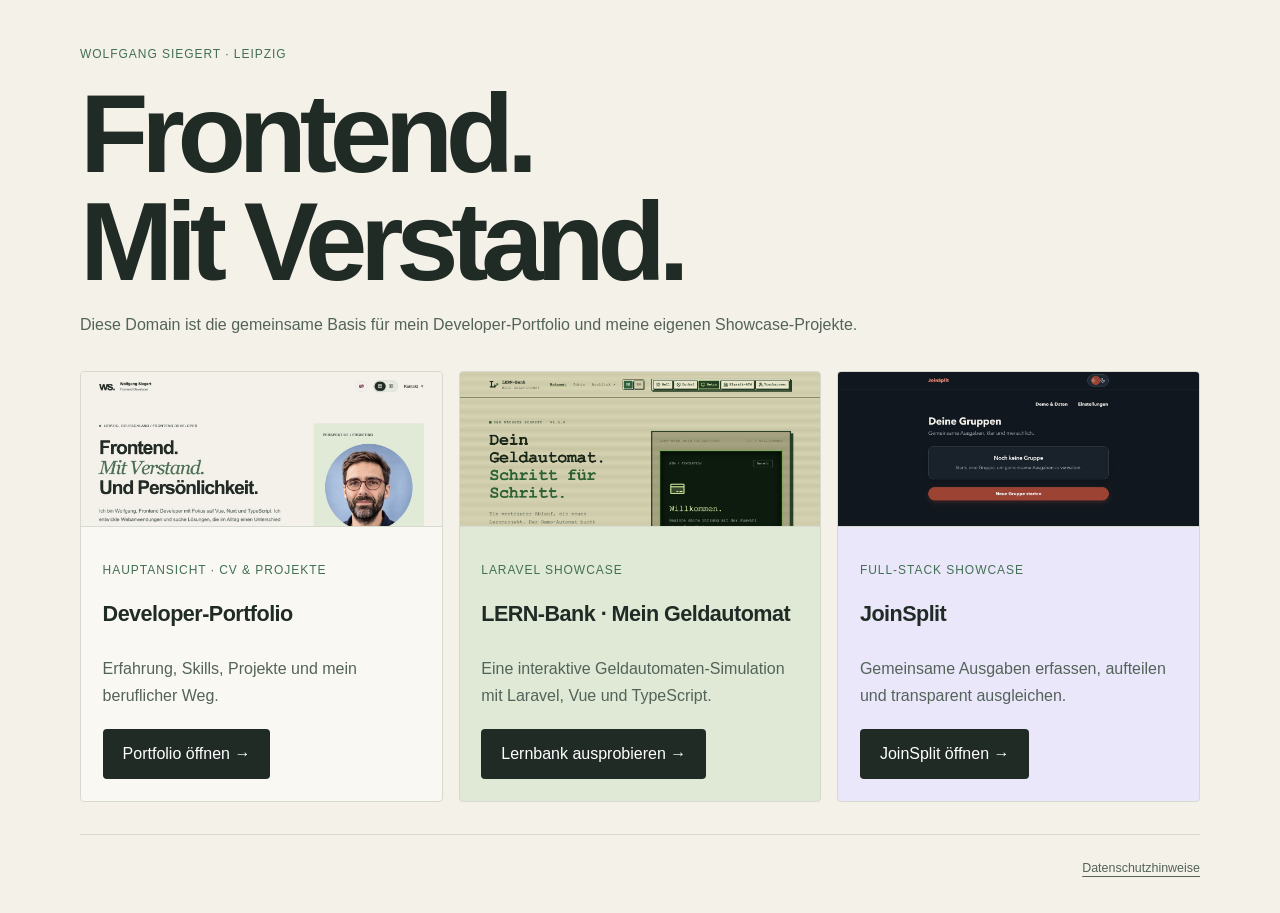
<file: index.html>
<!doctype html>
<html lang="de">
<head>
  <meta charset="utf-8">
  <meta name="viewport" content="width=device-width, initial-scale=1">
  <meta name="description" content="Website von Wolfgang Siegert, Frontend Developer aus Leipzig.">
  <meta name="theme-color" content="#f4f1e9">
  <link rel="icon" href="/favicon.svg" type="image/svg+xml">
  <title>Wolfgang Siegert · Frontend Developer</title>
  <script defer src="./portfolio-traffic.js"></script>
  <style>
    :root { font-family: Inter, "Segoe UI", Arial, sans-serif; color: #202b26; background: #f4f1e9; }
    * { box-sizing: border-box; }
    body { min-height: 100vh; margin: 0; display: grid; grid-template-rows: 1fr auto; padding: 2rem; }
    main { place-self: center; width: min(1120px, 100%); }
    p { color: #536359; line-height: 1.7; }
    .label { color: #417054; text-transform: uppercase; letter-spacing: .08em; font-size: .75rem; }
    h1 { margin: 1rem 0; font-size: clamp(3rem, 9vw, 7rem); letter-spacing: -.065em; line-height: .96; }
    h2 { margin: 0 0 .75rem; font-size: 1.35rem; letter-spacing: -.025em; }
    .projects { display: grid; grid-template-columns: repeat(3, minmax(0, 1fr)); gap: 1rem; margin-top: 2rem; }
    .project { display: flex; min-width: 0; flex-direction: column; align-items: stretch; overflow: hidden; border: 1px solid #d6dace; border-radius: 4px; background: #faf8f2; }
    .project.atm { background: #dfe9d5; }
    .project.joinsplit { background: #ebe7fa; }
    .project img { display: block; width: 100%; height: 155px; object-fit: cover; object-position: top; border-bottom: 1px solid #d6dace; }
    .project-copy { display: flex; flex: 1; flex-direction: column; align-items: flex-start; padding: 1.35rem; }
    .project p { margin-bottom: 1.25rem; }
    a { display: inline-block; margin-top: auto; padding: 1rem 1.25rem; border-radius: 4px; color: #fff; background: #202b26; text-decoration: none; }
    a:focus-visible { outline: 3px solid #9c661d; outline-offset: 5px; }
    .sr-only { position: absolute; width: 1px; height: 1px; overflow: hidden; clip-path: inset(50%); white-space: nowrap; }
    .site-footer { width: min(1120px, 100%); margin: 2rem auto 0; padding-top: 1.25rem; border-top: 1px solid #d6dace; text-align: right; }
    .site-footer a { margin: 0; padding: .4rem 0; color: #536359; background: transparent; font-size: .78rem; text-decoration: underline; text-underline-offset: .3em; }
    @media (max-width: 850px) { .projects { grid-template-columns: 1fr; } .project { display: grid; grid-template-columns: minmax(180px, 38%) 1fr; } .project img { height: 100%; min-height: 240px; border-right: 1px solid #d6dace; border-bottom: 0; } }
    @media (max-width: 600px) { body { padding: 1.2rem; } .project { display: flex; } .project img { height: 155px; min-height: 0; border-right: 0; border-bottom: 1px solid #d6dace; } }
  </style>
</head>
<body>
  <main>
    <p class="label">Wolfgang Siegert · Leipzig</p>
    <h1>Frontend.<br>Mit Verstand.</h1>
    <p>Diese Domain ist die gemeinsame Basis für mein Developer-Portfolio und meine eigenen Showcase-Projekte.</p>
    <div class="projects">
      <section class="project" aria-labelledby="portfolio-title">
        <img src="./assets/projects/portfolio.jpg" width="1280" height="720" alt="Startseite des Developer-Portfolios" loading="eager">
        <div class="project-copy">
          <p class="label">Hauptansicht · CV & Projekte</p>
          <h2 id="portfolio-title">Developer-Portfolio</h2>
          <p>Erfahrung, Skills, Projekte und mein beruflicher Weg.</p>
          <a href="./portfolio/">Portfolio öffnen →</a>
        </div>
      </section>
      <section class="project atm" aria-labelledby="atm-title">
        <img src="./assets/projects/lern-bank.jpg" width="1280" height="720" alt="Startansicht der LERN-Bank mit Geldautomaten-Simulation" loading="lazy">
        <div class="project-copy">
          <p class="label">Laravel Showcase</p>
          <h2 id="atm-title">LERN-Bank · Mein Geldautomat</h2>
          <p>Eine interaktive Geldautomaten-Simulation mit Laravel, Vue und TypeScript.</p>
          <a href="./atm/" target="_blank" rel="noopener noreferrer">Lernbank ausprobieren →<span class="sr-only"> (öffnet einen neuen Tab)</span></a>
        </div>
      </section>
      <section class="project joinsplit" aria-labelledby="joinsplit-title">
        <img src="./assets/projects/joinsplit.jpg" width="1280" height="720" alt="Gruppenübersicht der JoinSplit-Webanwendung" loading="lazy">
        <div class="project-copy">
          <p class="label">Full-Stack Showcase</p>
          <h2 id="joinsplit-title">JoinSplit</h2>
          <p>Gemeinsame Ausgaben erfassen, aufteilen und transparent ausgleichen.</p>
          <a href="https://joinsplit.tiny-bits.org/" target="_blank" rel="noopener noreferrer">JoinSplit öffnen →<span class="sr-only"> (öffnet einen neuen Tab)</span></a>
        </div>
      </section>
    </div>
  </main>
  <footer class="site-footer"><a href="./datenschutz/">Datenschutzhinweise</a></footer>
</body>
</html>
</file>
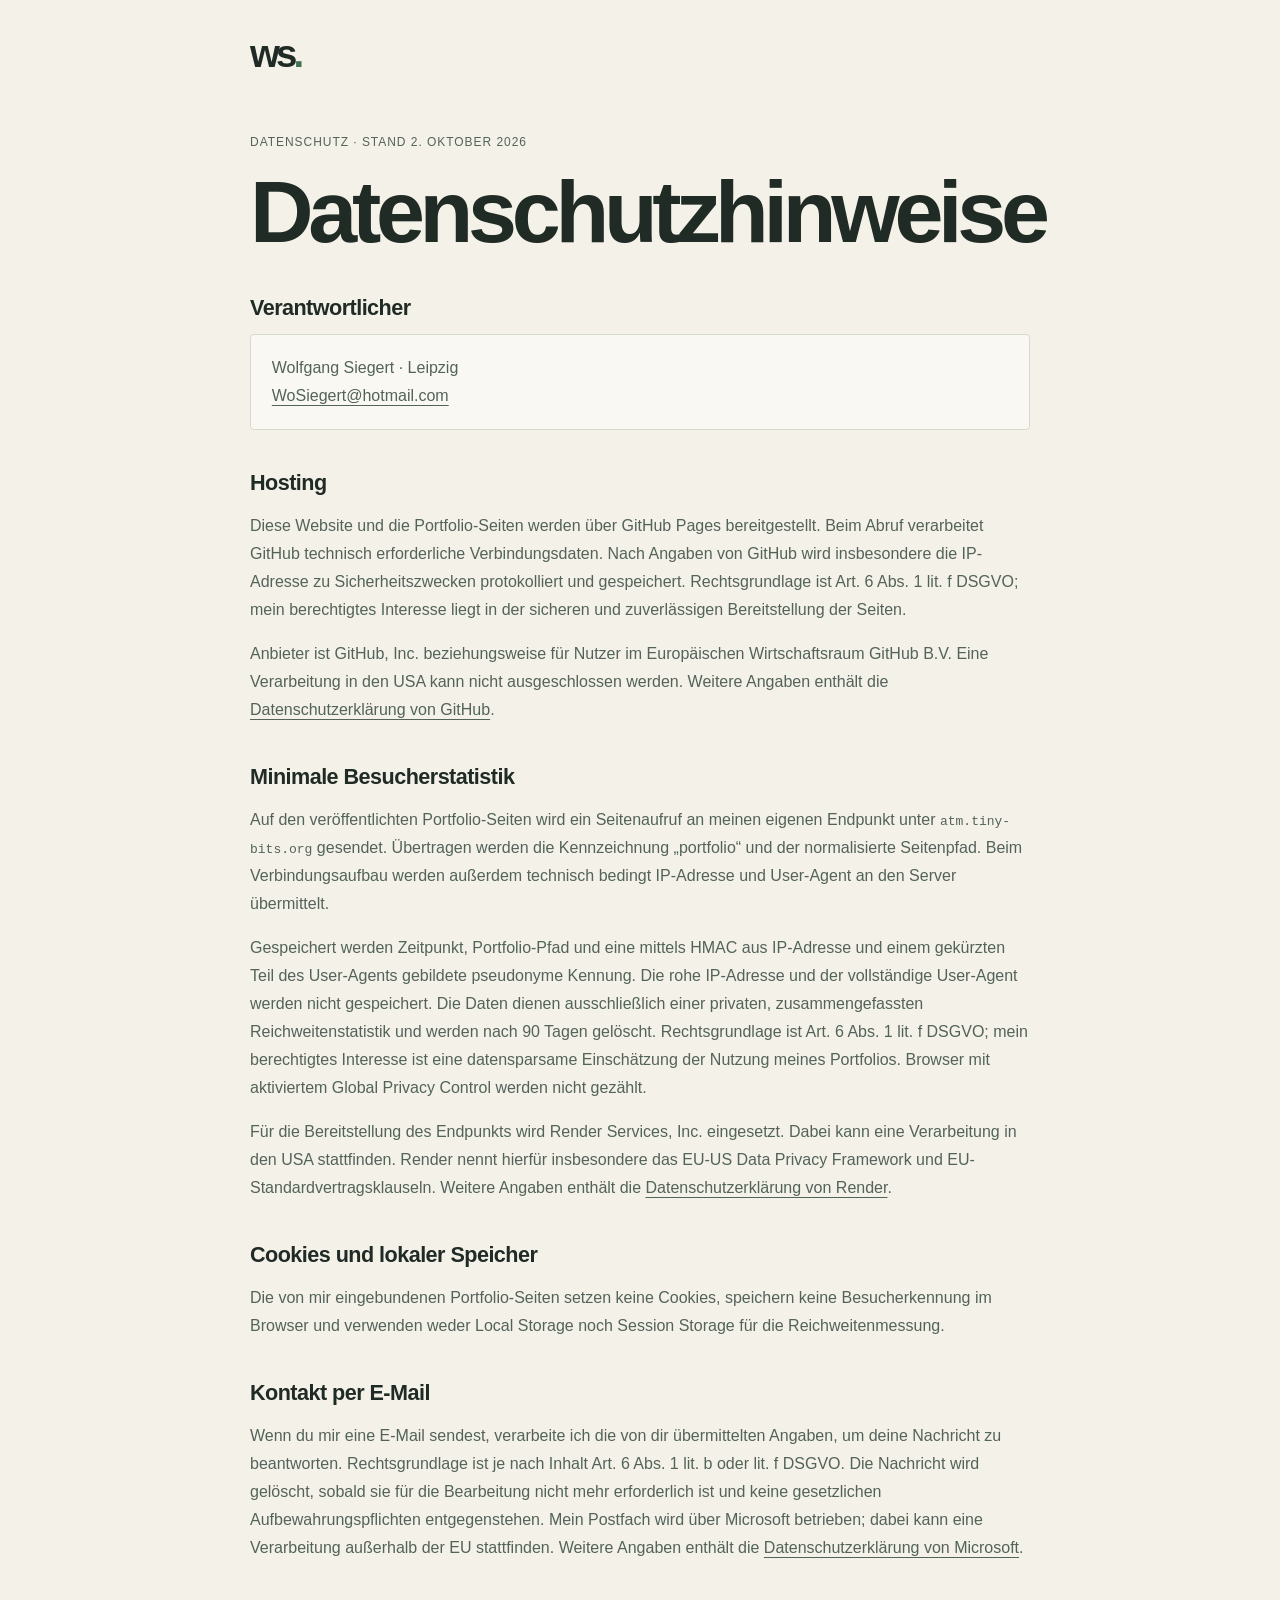
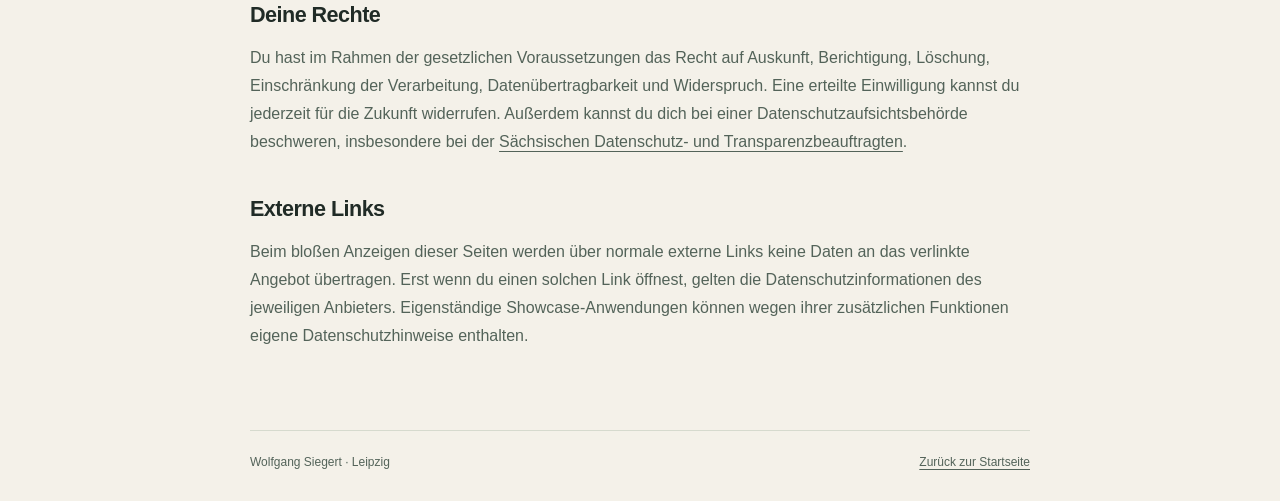
<file: datenschutz/index.html>
<!doctype html>
<html lang="de">
<head>
  <meta charset="utf-8">
  <meta name="viewport" content="width=device-width, initial-scale=1">
  <meta name="description" content="Datenschutzhinweise für tiny-bits.org und das Portfolio von Wolfgang Siegert.">
  <meta name="theme-color" content="#f4f1e9">
  <link rel="icon" href="/favicon.svg" type="image/svg+xml">
  <title>Datenschutzhinweise · Wolfgang Siegert</title>
  <style>
    :root { font-family: Inter, "Segoe UI", Arial, sans-serif; color: #202b26; background: #f4f1e9; }
    * { box-sizing: border-box; }
    body { margin: 0; }
    a { color: inherit; text-underline-offset: .28em; }
    a:focus-visible { outline: 3px solid #9c661d; outline-offset: 5px; }
    header, main, footer { width: min(780px, calc(100% - 2.4rem)); margin-inline: auto; }
    header { padding: 2rem 0 3.5rem; }
    .brand { font-size: 2.4rem; font-weight: 700; letter-spacing: -.1em; text-decoration: none; }
    .brand span { color: #417054; }
    main { padding-bottom: 4rem; }
    .eyebrow { margin: 0 0 1rem; color: #536359; font-size: .75rem; letter-spacing: .08em; text-transform: uppercase; }
    h1 { max-width: 680px; margin: 0 0 2.5rem; font-size: clamp(2.6rem, 8vw, 5.5rem); letter-spacing: -.06em; line-height: .98; }
    h2 { margin: 2.5rem 0 .8rem; font-size: 1.35rem; letter-spacing: -.025em; }
    p, li { color: #536359; line-height: 1.75; }
    .contact { padding: 1.2rem 1.3rem; border: 1px solid #d6dace; border-radius: 4px; background: #faf8f2; }
    .contact p { margin: 0; }
    footer { display: flex; justify-content: space-between; gap: 1rem; padding: 1.5rem 0 2rem; border-top: 1px solid #d6dace; color: #536359; font-size: .75rem; }
    @media (max-width: 560px) { header { padding-bottom: 2.5rem; } footer { flex-direction: column; } }
  </style>
</head>
<body>
  <header><a class="brand" href="/" aria-label="Zur Startseite">ws<span>.</span></a></header>
  <main>
    <p class="eyebrow">Datenschutz · Stand 2. Oktober 2026</p>
    <h1>Datenschutzhinweise</h1>

    <h2>Verantwortlicher</h2>
    <div class="contact">
      <p>Wolfgang Siegert · Leipzig<br><a href="mailto:WoSiegert@hotmail.com">WoSiegert@hotmail.com</a></p>
    </div>

    <h2>Hosting</h2>
    <p>Diese Website und die Portfolio-Seiten werden über GitHub Pages bereitgestellt. Beim Abruf verarbeitet GitHub technisch erforderliche Verbindungsdaten. Nach Angaben von GitHub wird insbesondere die IP-Adresse zu Sicherheitszwecken protokolliert und gespeichert. Rechtsgrundlage ist Art. 6 Abs. 1 lit. f DSGVO; mein berechtigtes Interesse liegt in der sicheren und zuverlässigen Bereitstellung der Seiten.</p>
    <p>Anbieter ist GitHub, Inc. beziehungsweise für Nutzer im Europäischen Wirtschaftsraum GitHub B.V. Eine Verarbeitung in den USA kann nicht ausgeschlossen werden. Weitere Angaben enthält die <a href="https://docs.github.com/de/site-policy/privacy-policies/github-general-privacy-statement">Datenschutzerklärung von GitHub</a>.</p>

    <h2>Minimale Besucherstatistik</h2>
    <p>Auf den veröffentlichten Portfolio-Seiten wird ein Seitenaufruf an meinen eigenen Endpunkt unter <code>atm.tiny-bits.org</code> gesendet. Übertragen werden die Kennzeichnung „portfolio“ und der normalisierte Seitenpfad. Beim Verbindungsaufbau werden außerdem technisch bedingt IP-Adresse und User-Agent an den Server übermittelt.</p>
    <p>Gespeichert werden Zeitpunkt, Portfolio-Pfad und eine mittels HMAC aus IP-Adresse und einem gekürzten Teil des User-Agents gebildete pseudonyme Kennung. Die rohe IP-Adresse und der vollständige User-Agent werden nicht gespeichert. Die Daten dienen ausschließlich einer privaten, zusammengefassten Reichweitenstatistik und werden nach 90 Tagen gelöscht. Rechtsgrundlage ist Art. 6 Abs. 1 lit. f DSGVO; mein berechtigtes Interesse ist eine datensparsame Einschätzung der Nutzung meines Portfolios. Browser mit aktiviertem Global Privacy Control werden nicht gezählt.</p>
    <p>Für die Bereitstellung des Endpunkts wird Render Services, Inc. eingesetzt. Dabei kann eine Verarbeitung in den USA stattfinden. Render nennt hierfür insbesondere das EU-US Data Privacy Framework und EU-Standardvertragsklauseln. Weitere Angaben enthält die <a href="https://render.com/privacy">Datenschutzerklärung von Render</a>.</p>

    <h2>Cookies und lokaler Speicher</h2>
    <p>Die von mir eingebundenen Portfolio-Seiten setzen keine Cookies, speichern keine Besucherkennung im Browser und verwenden weder Local Storage noch Session Storage für die Reichweitenmessung.</p>

    <h2>Kontakt per E-Mail</h2>
    <p>Wenn du mir eine E-Mail sendest, verarbeite ich die von dir übermittelten Angaben, um deine Nachricht zu beantworten. Rechtsgrundlage ist je nach Inhalt Art. 6 Abs. 1 lit. b oder lit. f DSGVO. Die Nachricht wird gelöscht, sobald sie für die Bearbeitung nicht mehr erforderlich ist und keine gesetzlichen Aufbewahrungspflichten entgegenstehen. Mein Postfach wird über Microsoft betrieben; dabei kann eine Verarbeitung außerhalb der EU stattfinden. Weitere Angaben enthält die <a href="https://privacy.microsoft.com/de-de/privacystatement">Datenschutzerklärung von Microsoft</a>.</p>

    <h2>Deine Rechte</h2>
    <p>Du hast im Rahmen der gesetzlichen Voraussetzungen das Recht auf Auskunft, Berichtigung, Löschung, Einschränkung der Verarbeitung, Datenübertragbarkeit und Widerspruch. Eine erteilte Einwilligung kannst du jederzeit für die Zukunft widerrufen. Außerdem kannst du dich bei einer Datenschutzaufsichtsbehörde beschweren, insbesondere bei der <a href="https://www.datenschutz.sachsen.de/">Sächsischen Datenschutz- und Transparenzbeauftragten</a>.</p>

    <h2>Externe Links</h2>
    <p>Beim bloßen Anzeigen dieser Seiten werden über normale externe Links keine Daten an das verlinkte Angebot übertragen. Erst wenn du einen solchen Link öffnest, gelten die Datenschutzinformationen des jeweiligen Anbieters. Eigenständige Showcase-Anwendungen können wegen ihrer zusätzlichen Funktionen eigene Datenschutzhinweise enthalten.</p>
  </main>
  <footer><span>Wolfgang Siegert · Leipzig</span><a href="/">Zurück zur Startseite</a></footer>
</body>
</html>
</file>
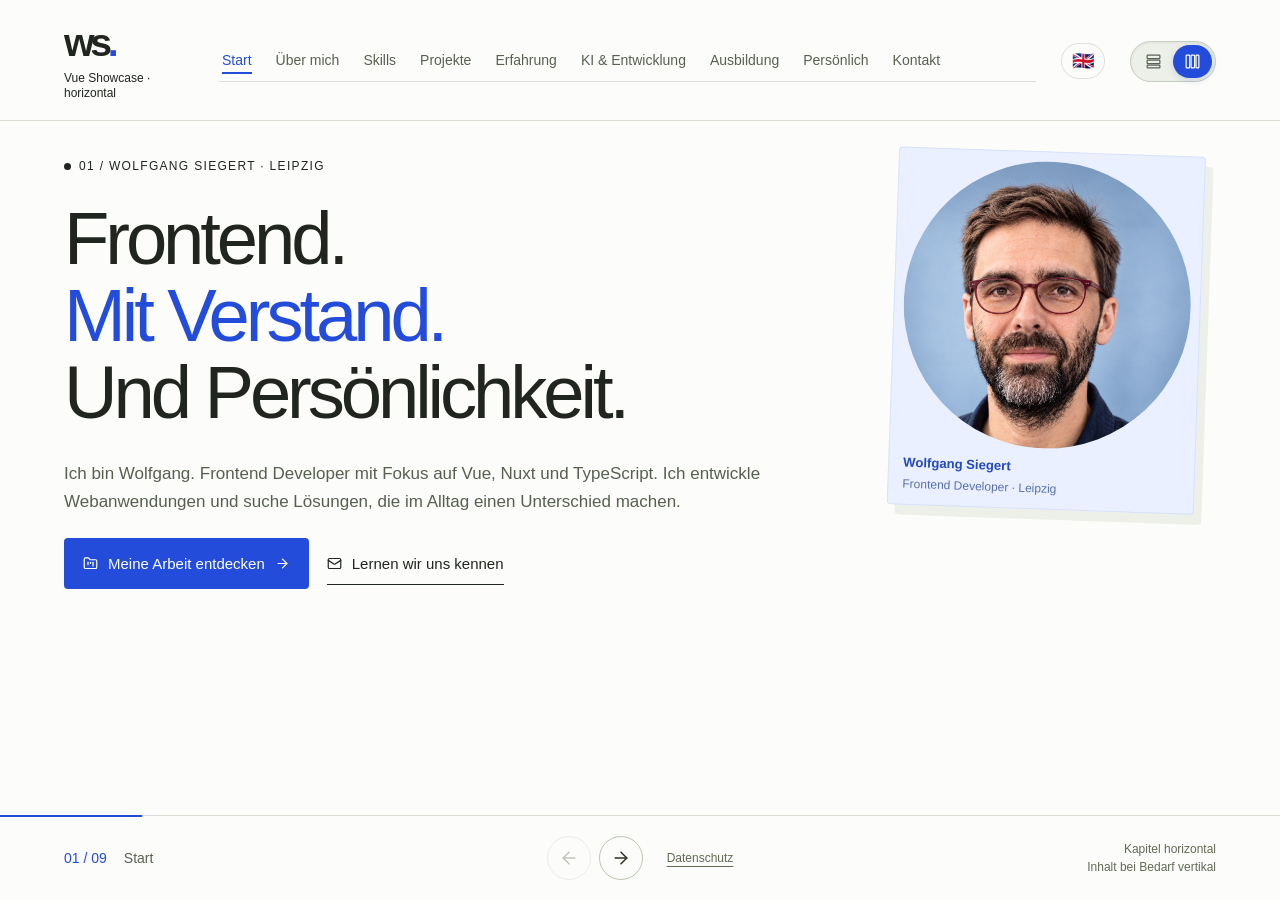
<file: portfolio-vue/index.html>
<!doctype html><html lang="de"><head><meta charset="UTF-8"><meta name="viewport" content="width=device-width, initial-scale=1"><meta name="description" content="Wolfgang Siegert aus Leipzig. Frontend Developer mit Fokus auf Vue, Nuxt und TypeScript. Projekte, Erfahrung und Persönlichkeit."><meta name="robots" content="noindex,nofollow"><meta name="theme-color" content="#fcfcfa"><link rel="icon" href="./favicon.svg"><title>Wolfgang Siegert – Frontend Developer | Vue</title><script type="module" src="./portfolio-traffic.js"></script>  <script type="module" crossorigin src="./assets/index-DPYYvcO8.js"></script>
  <link rel="stylesheet" crossorigin href="./assets/index-D75ilGFo.css">
</head><body><div id="app"></div><noscript>Diese Vue-Version benötigt JavaScript. Bitte aktiviere JavaScript, um die Portfolio-Seite zu öffnen. Kontakt: <a href="mailto:WoSiegert@hotmail.com">WoSiegert@hotmail.com</a>.</noscript></body></html>
</file>
<file: portfolio-vue/assets/index-D75ilGFo.css>
:root{color:#20251f;font-synthesis:none;--blue:#234cda;--line:#dce0d9;--gutter:clamp(24px,5vw,72px);--page-width:100vw;background:#fcfcfa;font-family:Arial,Helvetica,sans-serif}*{box-sizing:border-box}html,body,#app{width:100%;height:100%;margin:0;overflow:hidden}body{-webkit-font-smoothing:antialiased}a{color:inherit;text-decoration:none}button{font:inherit}a,button{touch-action:manipulation}a:focus-visible,button:focus-visible,[tabindex]:focus-visible{outline-offset:5px;outline:3px solid}button:disabled{opacity:.28;cursor:default}.site{grid-template-rows:auto minmax(0,1fr) auto;height:100svh;display:grid;overflow:hidden}.masthead{padding:23px var(--gutter) 20px;border-bottom:1px solid var(--line);z-index:2;background:#fcfcfa;grid-template-columns:130px 1fr auto;align-items:center;gap:25px;display:grid}.brand{letter-spacing:-.11em;font-size:2.45rem;font-weight:700;line-height:1}.brand span{color:var(--blue)}.brand small{letter-spacing:0;margin-top:9px;font-size:.75rem;font-weight:400;line-height:1.2;display:block}.chapter-nav{scrollbar-width:thin;scrollbar-color:#cbd4c4 transparent;white-space:nowrap;align-items:center;gap:24px;padding:8px 3px;display:flex;position:relative;overflow:auto hidden}.chapter-nav a{color:#586150;border-bottom:2px solid #0000;font-size:.875rem;line-height:1.7}.chapter-nav a[aria-current]{color:var(--blue);border-color:var(--blue)}.chapter-nav a:hover{color:var(--blue)}.contact-short{white-space:nowrap;border-bottom:1px solid;padding:7px 0;font-size:.875rem}.track{scroll-snap-type:x mandatory;scrollbar-width:none;overscroll-behavior-x:contain;touch-action:pan-x pinch-zoom;outline-offset:-4px;width:100%;min-height:0;display:flex;position:relative;overflow:auto hidden}.track::-webkit-scrollbar{display:none}.chapter{height:100%;width:var(--page-width);padding:clamp(20px,4vh,44px) var(--gutter);scroll-snap-align:start;scrollbar-width:thin;flex:none;position:relative;overflow:auto hidden}.ready .chapter{scroll-snap-align:none;overflow:visible}.flow{height:100%;width:calc(var(--page-width) - var(--gutter)*2);column-count:1;column-gap:calc(var(--gutter)*2);column-fill:auto;z-index:1;position:relative;overflow:visible}.flow>*{overflow-wrap:anywhere;max-width:100%}.eyebrow{letter-spacing:.11em;text-transform:uppercase;break-after:avoid-column;margin:0 0 25px;font-size:.75rem;line-height:1.5}.eyebrow span{background:currentColor;border-radius:50%;width:7px;height:7px;margin-right:8px;display:inline-block}h1,h2,h3,p{margin:0}h1,h2{letter-spacing:-.055em;break-after:avoid-column;-webkit-hyphens:auto;hyphens:auto;text-wrap:balance;font-weight:500;line-height:1.04}h1{margin-bottom:28px;font-size:clamp(2.5rem,5.8vw,5.5rem);max-width:1100px!important}h1>span{color:var(--blue)}h2{margin-bottom:32px;font-size:clamp(2.1rem,4.9vw,4.8rem);max-width:980px!important}h3{letter-spacing:-.025em;break-after:avoid-column;-webkit-hyphens:auto;hyphens:auto;font-size:1.4rem;font-weight:500;line-height:1.2}.paragraph,.entry p,.statement p{color:#56604f;orphans:2;widows:2;max-width:65ch;margin-bottom:22px;font-size:1.0625rem;line-height:1.65}.tags{break-inside:avoid-column;flex-wrap:wrap;gap:9px;margin:18px 0 25px;padding:0;list-style:none;display:flex}.tags li{border:1px solid #c5cec0;border-radius:4px;padding:9px 13px;font-size:.875rem;line-height:1.35}.entry{break-inside:avoid-column;border-top:1px solid #bac5b3;margin:0 0 22px;padding:20px 0 0}.entry .meta{color:#56614d;break-after:avoid-column;margin-bottom:10px;font-size:.8125rem;line-height:1.5;display:block}.entry h3,.entry p{margin-bottom:12px}.entry .tags{margin:12px 0 0}.actions{break-inside:avoid-column;flex-wrap:wrap;align-items:center;gap:20px;margin:22px 0 30px;display:flex}.primary,.secondary{border-radius:4px;align-items:center;gap:24px;padding:15px 19px;font-size:.9375rem;line-height:1.4;display:inline-flex}.primary{background:var(--blue);color:#fff}.primary:hover{background:#183ba9}.secondary{border-bottom:1px solid;border-radius:0;padding:10px 0}.statement{break-inside:avoid-column;border-top:1px solid #bcc9b3;margin-top:30px;padding-top:21px}.statement h3{margin-bottom:12px;font-size:clamp(1.5rem,2.7vw,2.5rem)}.statement p{font-size:.9375rem}.project{break-inside:avoid-column;border:1px solid #dce0d9;border-radius:4px;margin-bottom:22px}.project h3{padding:23px 27px;font-size:clamp(1.65rem,3vw,2.6rem);line-height:1.1}.project-info{padding:18px 26px 20px}.project-info .meta{color:#56604f;margin-bottom:7px;font-size:.8125rem;line-height:1.5;display:block}.project-info p{max-width:65ch;font-size:1rem;line-height:1.55}.project-info .tags{margin:12px 0 0}.project-info .tags li{border:0;padding:0;font-size:.8125rem}.project-info .tags li+li:before{content:" / ";margin-right:8px}.project.blue h3{color:#fff;background:#234cda}.project.ice h3{color:#233e60;background:#dfeaf4}.project.lime h3{color:#304311;background:#dbeea2}.project.ink h3{color:#eef4df;background:#29372f}.chapter.green{background:#edf0e8}.chapter.dark{color:#f0f4e9;background:#223a30}.chapter.dark p,.chapter.dark .meta{color:#d0ddcc}.chapter.dark .tags li,.chapter.dark .statement{border-color:#688373}.chapter.blue{color:#fff;background:#234cda}.chapter.blue p{color:#e2e9ff}.chapter.blue .statement{border-color:#8ca3f6}.email{letter-spacing:-.04em;overflow-wrap:anywhere;border-bottom:1px solid;max-width:100%;padding:0 0 8px;font-size:clamp(1.1rem,3.6vw,3rem);display:inline-block}.contact-actions{display:block}.contact-actions .secondary{margin-top:26px;display:table}.snap-stops{pointer-events:none;position:absolute;inset:0}.snap-stop{width:var(--page-width);scroll-snap-align:start;scroll-snap-stop:always;position:absolute;top:0;bottom:0}.reading-bar{padding:20px var(--gutter);border-top:1px solid var(--line);z-index:2;background:#fcfcfa;grid-template-columns:1fr auto 1fr;align-items:center;gap:24px;display:grid;position:relative}.reading-bar .location{align-items:center;gap:17px;min-width:0;font-size:.875rem;display:flex}.reading-bar .location span:first-child{font-variant-numeric:tabular-nums;color:var(--blue);white-space:nowrap}.reading-bar .location span:last-child{color:#586150;overflow-wrap:anywhere}.controls{gap:8px;display:flex}.controls button{color:#263422;cursor:pointer;background:0 0;border:1px solid #bbc7b2;border-radius:50%;place-items:center;width:44px;height:44px;font-size:1.3rem;display:grid}.controls button:hover:not(:disabled){color:#fff;background:#234cda;border-color:#234cda}.hint{color:#606b56;text-align:right;justify-self:end;font-size:.75rem;line-height:1.5}.progress{background:var(--blue);transform-origin:0;width:100%;height:2px;transition:transform .2s;position:absolute;top:-1px;left:0;transform:scaleX(.111)}.skip-link{z-index:10;color:#234cda;background:#fff;padding:15px;position:fixed;top:-100px;left:20px}.skip-link:focus{top:10px}.sr-only{clip:rect(0,0,0,0);white-space:nowrap;border:0;width:1px;height:1px;margin:-1px;padding:0;position:absolute;overflow:hidden}.font-probe{visibility:hidden;pointer-events:none;width:1rem;height:1rem;position:absolute}noscript{padding:15px}.no-js-note{padding:8px var(--gutter);color:#555;font-size:.8125rem}.no-js-note a{text-decoration:underline}@media (width>=1200px){.entry{margin-bottom:25px;padding-top:23px}.entry h3{font-size:1.65rem}.project h3{padding:23px 27px}.project-info{padding:20px 28px}}@media (width<=1000px){.masthead{grid-template-columns:80px 1fr auto;gap:20px}.chapter-nav{gap:20px}.brand small,.brand-caption,.hint{display:none}.reading-bar{grid-template-columns:1fr auto}.controls{justify-self:end}.reading-bar .location{gap:13px}}@media (width<=650px){:root{--gutter:24px}.masthead{padding:17px var(--gutter) 8px;grid-template-columns:1fr auto;gap:10px}.brand{font-size:2rem}.chapter-nav{grid-area:2/1/auto/-1;gap:22px;padding-top:7px;padding-bottom:5px}.chapter-nav a{font-size:.8125rem}.contact-short{grid-area:1/2;font-size:.8125rem}.reading-bar{gap:12px;padding:12px 20px}.reading-bar .location{gap:10px;font-size:.8125rem}.controls button{width:42px;height:42px}.eyebrow{margin-bottom:19px}h1{margin-bottom:23px;font-size:clamp(2.1rem,9.5vw,3.9rem)}h2{margin-bottom:25px;font-size:clamp(1.95rem,8.8vw,3.6rem)}.paragraph,.entry p{font-size:1rem;line-height:1.6}.tags{gap:7px}.tags li{padding:7px 10px;font-size:.8125rem}.primary,.secondary{font-size:.875rem}.actions{gap:17px}.entry h3{font-size:1.25rem}.statement{margin-top:22px}.project h3{padding:18px 20px}.project-info{padding:15px 19px 18px}}@media (height<=580px){:root{--gutter:22px}.masthead{padding-top:12px;padding-bottom:8px}.reading-bar{padding-top:9px;padding-bottom:9px}h1{font-size:clamp(2rem,5vw,3.7rem)}h2{margin-bottom:20px;font-size:clamp(1.75rem,4vw,3rem)}.eyebrow{margin-bottom:13px}.entry{margin-bottom:16px;padding-top:15px}.project{display:block}.project h3{min-height:0;padding:13px 20px}.statement{margin-top:18px}.brand small,.brand-caption{display:none}}@media (prefers-reduced-motion:reduce){*,:before,:after{scroll-behavior:auto!important;transition:none!important}}@media print{html,body,#app,.site{display:block;height:auto!important;overflow:visible!important}.masthead,.reading-bar,.snap-stops,.skip-link{display:none}.track{display:block;overflow:visible}.chapter,.ready .chapter{break-before:page;height:auto;padding:25px 0;overflow:visible;color:#000!important;background:#fff!important;width:auto!important}.chapter:first-child{break-before:auto}.flow{columns:auto;width:auto;height:auto}.chapter p,.chapter .meta{color:#333!important}h1,h2{font-size:28pt}.entry h3{font-size:15pt}.tags li{font-size:10pt}.paragraph,.entry p{font-size:11pt}.project{display:block}.project h3{min-height:0}.email{font-size:17pt}.actions a{color:#000}.flow>*{break-inside:auto}.entry,.project{break-inside:avoid}}.masthead{grid-template-columns:130px minmax(0,1fr) auto auto}.language-switch{border:1px solid var(--line);border-radius:999px;justify-content:center;align-items:center;min-width:42px;min-height:36px;padding:7px 10px;font-size:1.125rem;line-height:1;display:inline-flex}@media (width<=1000px){.masthead{grid-template-columns:110px minmax(0,1fr) auto auto}}@media (width<=650px){.masthead{grid-template-columns:1fr auto auto}.chapter-nav-shell{grid-area:2/1/auto/-1}.language-switch{grid-area:1/2}.view-switch{grid-area:1/3}}.brand-cluster{justify-items:start;display:inline-grid}.brand-mark-cluster{display:inline-block;position:relative}.brand-caption{letter-spacing:0;margin-top:9px;font-size:.75rem;font-weight:400;line-height:1.2;display:block}.site-home-link{color:#66705f;opacity:0;pointer-events:none;background:#fcfcfab8;border:0;border-radius:50%;place-items:center;width:26px;height:26px;transition:color .16s .3s,background .16s .3s,opacity .2s .3s,transform .2s .3s;display:grid;position:absolute;top:50%;left:100%;transform:translateY(-50%)scale(.82)}.brand-mark-cluster:hover .site-home-link,.brand-mark-cluster:focus-within .site-home-link{opacity:1;pointer-events:auto;transition-delay:0s;transform:translateY(-50%)scale(1)}.site-home-link:hover{color:var(--blue);background:#fcfcfa}.site-home-link svg{stroke-width:1.8px;width:16px;height:16px}@media (hover:none){.site-home-link{opacity:1;pointer-events:auto;transition-delay:0s;transform:translateY(-50%)scale(1)}}.tags{break-inside:auto;display:block}.tags li{margin:0 8px 8px 0;display:inline-block}.actions{break-inside:auto;display:block}.actions a{margin:0 18px 12px 0}.contact-actions a{margin-right:0}.profile-portrait{z-index:2;transform-origin:100% 0;color:#2448be;background:#eaf0ff;border:1px solid #d8e1ff;border-radius:4px;width:clamp(190px,24vw,320px);margin:0;padding:9px;position:absolute;top:0;right:0;transform:rotate(2deg);box-shadow:8px 10px #edf0e8}.profile-portrait img{aspect-ratio:1;object-fit:cover;object-position:center top;border-radius:50%;width:100%;height:auto;display:block}.chapter-nav-shell{isolation:isolate;background:linear-gradient(90deg,var(--blue) 0,var(--blue) calc(var(--chapter-nav-progress,0) * 100%),var(--line) calc(var(--chapter-nav-progress,0) * 100%),var(--line) 100%) bottom/100% 1px no-repeat;min-width:0;position:relative}.chapter-nav-shell:before,.chapter-nav-shell:after{z-index:1;pointer-events:none;content:"";opacity:0;width:58px;transition:opacity .16s;position:absolute;top:0;bottom:0}.chapter-nav-shell:before{background:linear-gradient(90deg,#fcfcfaf5 12%,#fcfcfa00);left:0}.chapter-nav-shell:after{background:linear-gradient(270deg,#fcfcfaf5 12%,#fcfcfa00);right:0}.chapter-nav-shell--left:before,.chapter-nav-shell--right:after{opacity:1}.chapter-nav{scroll-behavior:smooth;scrollbar-width:none;width:100%}.chapter-nav::-webkit-scrollbar{display:none}.chapter-nav-scroll{z-index:2;-webkit-backdrop-filter:blur(8px);backdrop-filter:blur(8px);color:#66705f;cursor:pointer;opacity:.82;background:#fcfcfaa3;border:0;border-radius:0;place-items:center;width:36px;padding:0;font-size:1rem;line-height:1;transition:color .16s,background-color .16s,opacity .16s;display:grid;position:absolute;top:0;bottom:0}.chapter-nav-scroll[hidden]{display:none}.chapter-nav-scroll--left{left:0}.chapter-nav-scroll--right{right:0}.chapter-nav-scroll:hover{color:var(--blue);opacity:1;background:#fcfcfae0}.chapter-nav-scroll:focus-visible{outline-color:var(--blue);outline-offset:-3px;opacity:1}@media (width<=650px){.chapter-nav-shell{grid-area:2/1/auto/-1}.chapter-nav{grid-area:auto}.chapter-nav-shell:before,.chapter-nav-shell:after{width:58px}}.profile-portrait figcaption{flex-direction:column;gap:4px;padding:10px 5px 3px;font-size:.75rem;line-height:1.35;display:flex}.profile-portrait figcaption strong{font-size:.82rem;font-weight:600}.profile-portrait figcaption span{color:#586fae}.chapter:first-child h1,.chapter:first-child .paragraph,.chapter:first-child .actions{max-width:calc(100% - clamp(230px,29vw,380px))!important}@media (width<=650px){.profile-portrait{float:right;width:104px;box-shadow:none;background:0 0;border:0;border-radius:50%;margin:2px 0 12px 16px;padding:0;position:relative;top:auto;right:auto;transform:none}.profile-portrait figcaption{display:none}.chapter:first-child h1,.chapter:first-child .paragraph,.chapter:first-child .actions{max-width:100%!important}}@media (height<=580px) and (width>=651px){.profile-portrait{width:155px}.profile-portrait figcaption{display:none}.chapter:first-child h1,.chapter:first-child .paragraph,.chapter:first-child .actions{max-width:calc(100% - 180px)!important}}@media print{.profile-portrait{float:right;width:120px;box-shadow:none;margin:0 0 20px 25px;padding:5px;position:static;transform:none}.chapter:first-child h1,.chapter:first-child .paragraph,.chapter:first-child .actions{max-width:100%!important}}.project.atm h3{color:#263f32;background:#c9ddd1}.project-links{flex-wrap:wrap;gap:10px 18px;margin-top:14px;display:flex}.project-link{color:var(--blue);border-bottom:1px solid;align-items:center;gap:7px;padding:4px 0;font-size:.875rem;font-weight:600;display:inline-flex}.project-link:hover{color:#183ba9}.view-switch{isolation:isolate;background:#edf0e8;border:1px solid #c7cec2;border-radius:999px;grid-template-columns:repeat(2,minmax(0,1fr));width:86px;padding:3px;font-size:.75rem;display:grid;position:relative;box-shadow:inset 0 1px 3px #26342212}.view-switch:before{z-index:0;background:var(--blue);content:"";border-radius:999px;width:calc(50% - 3px);transition:transform .18s;position:absolute;inset:3px auto 3px 3px;box-shadow:0 2px 7px #234cda2e}.view-switch--horizontal:before{transform:translate(100%)}.view-switch a{z-index:1;color:#596253;white-space:nowrap;border-radius:999px;justify-content:center;align-items:center;min-width:0;padding:8px;transition:color .18s;display:flex;position:relative}.view-switch a[aria-current]{color:#fff}.view-switch a:hover:not([aria-current]){color:var(--blue)}.view-switch svg{fill:none;stroke:currentColor;stroke-width:1.7px;flex:none;width:17px;height:17px}.view-switch a:after{color:#fff;content:attr(data-label);letter-spacing:.01em;opacity:0;pointer-events:none;visibility:hidden;background:#263422;border-radius:5px;padding:6px 8px;font-size:.68rem;font-weight:500;line-height:1;transition:opacity .14s,transform .14s;position:absolute;top:calc(100% + 10px);left:50%;transform:translate(-50%,-3px);box-shadow:0 3px 10px #2634222e}.view-switch a:hover:after,.view-switch a:focus-visible:after{opacity:1;visibility:visible;transform:translate(-50%)}.view-switch a:focus-visible{outline-offset:2px}@media (width<=650px){.brand small,.brand-caption{letter-spacing:0;max-width:90px;margin-top:6px;font-size:.6rem;display:block}.view-switch{grid-area:1/2;width:80px}.view-switch a{padding:7px}.view-switch svg{width:15px;height:15px}}.contact-actions .document-links{border-top:1px solid #ffffff59;gap:0;max-width:340px;margin-top:18px;display:grid}.contact-actions .document-links a{border-bottom:1px solid #ffffff59;justify-content:space-between;align-items:center;gap:24px;padding:10px 0;font-size:.8125rem;line-height:1.35;display:flex}.contact-actions .document-links a:hover strong{color:#fff}.contact-actions .document-links a>span:first-child{gap:2px;display:grid}.contact-actions .document-links small{color:#dbe4ff;font-size:.6875rem}.chapter-title{align-items:flex-start;gap:.22em;display:flex}.heading-icon{stroke-width:1.65px;flex:none;width:.58em;height:.58em;margin-top:.18em}.tag-icon-set{flex:none;align-items:center;gap:3px;display:inline-flex}.tag-logo,.tag-icon{flex:none;width:14px;height:14px;display:block}.tag-icon{stroke-width:1.9px}.tag-logo path:not([fill]){fill:currentColor}.entry-heading{align-items:center;gap:9px;display:flex}.entry-heading-icon{width:.9em;height:.9em;color:var(--blue);stroke-width:1.8px;flex:none}.link-icon,.button-icon{stroke-width:1.9px;flex:none;width:1em;height:1em}.tags li{align-items:center;gap:7px;display:inline-flex}.project-info .tags li+li:before{content:none}.project-link{gap:7px}.email{align-items:center;gap:10px;display:inline-flex}.actions .primary,.actions .secondary{gap:10px}.chapter-nav-scroll svg{stroke-width:2px;width:19px;height:19px}.controls svg{stroke-width:1.8px;width:20px;height:20px}.contact-actions .document-links .link-icon{width:17px;height:17px}.chapter-sticky-heading strong{align-items:center;gap:8px;display:flex}.chapter-sticky-heading strong .heading-icon{width:1em;height:1em;margin-top:0}.project-info .tags .tag-icon{width:16px;height:16px;color:var(--blue);stroke-width:1.8px}.project{overflow:hidden}.project h3{justify-content:space-between;align-items:center;gap:16px;display:flex}.project.violet h3{color:#fff;background:#6d5bd0}.project-preview{object-fit:cover;object-position:top;width:100%;height:clamp(110px,18vh,160px);display:block}.project-status{letter-spacing:.08em;text-transform:uppercase;border:1px solid;border-radius:999px;flex:none;padding:5px 8px;font-size:.62rem;font-weight:700;line-height:1}.project.violet .project-preview{object-position:center bottom}.project--with-preview{grid-template-columns:minmax(0,1fr) clamp(220px,26vw,360px);grid-template-areas:"title title""info preview";display:grid;overflow:visible}.project--with-preview>h3{grid-area:title}.project--with-preview>.project-info{grid-area:info}.project-preview-shell{border-left:1px solid var(--line);background:#edf0e8;border-radius:0 0 3px;grid-area:preview;min-width:0;min-height:100%;margin:0;position:relative;overflow:hidden}.project-preview-shell>.project-preview{object-fit:cover;object-position:top;width:100%;height:100%;min-height:100%}.project-preview-popover{z-index:10;aspect-ratio:16/9;border:1px solid var(--line);object-fit:contain;opacity:0;pointer-events:none;background:#fff;border-radius:4px;width:clamp(320px,42vw,560px);height:auto;transition:opacity .16s,transform .16s;position:absolute;top:50%;right:12px;transform:translateY(-50%)scale(.96);box-shadow:0 14px 36px #20251f33}.project-preview-shell:hover{overflow:visible}.project-preview-shell:hover .project-preview-popover{opacity:1;transform:translateY(-50%)scale(1)}@media (width<=650px){.project--with-preview{grid-template-columns:1fr;grid-template-areas:"title""preview""info";overflow:hidden}.project-preview-shell{aspect-ratio:16/9;border:1px solid var(--line);border-radius:3px;width:calc(100% - 40px);max-width:320px;min-height:0;margin:16px 20px 0}.project-preview-popover{display:none}}@media print{.project--with-preview{display:block;overflow:hidden}.project-preview-shell{aspect-ratio:16/9;border:0;border-radius:0;width:100%;max-width:none;margin:0}.project-preview-popover{display:none}}.chapter-sticky-heading{display:none}@media screen{.track{touch-action:pan-x pan-y pinch-zoom}.chapter,.ready .chapter{flex:0 0 var(--page-width);height:100%;width:var(--page-width);overscroll-behavior-y:contain;scroll-snap-align:start;scroll-snap-stop:always;scrollbar-gutter:stable;touch-action:pan-x pan-y pinch-zoom;-webkit-overflow-scrolling:touch;overflow:hidden auto}.flow{columns:auto;column-gap:normal;width:100%;height:auto;min-height:100%;overflow:visible}.snap-stops{display:none}.chapter-sticky-heading{z-index:5;height:0;margin:0 calc(-1 * var(--gutter));pointer-events:none;display:block;position:sticky;top:calc(-1*clamp(20px,4vh,44px))}.chapter-sticky-heading__inner{padding:9px var(--gutter) 10px;opacity:0;background:#fcfcfa;border-bottom:1px solid #0000;gap:4px;transition:transform .2s,opacity .16s,box-shadow .2s;display:grid;transform:translateY(-100%);box-shadow:0 8px 18px #20251f00}.chapter-sticky-heading__meta{letter-spacing:.1em;text-transform:uppercase;align-items:center;gap:7px;font-size:.625rem;font-weight:400;line-height:1.35;display:flex}.chapter-sticky-heading__meta i{background:currentColor;border-radius:50%;flex:none;width:6px;height:6px}.chapter-sticky-heading strong{letter-spacing:-.025em;font-size:clamp(1rem,2vw,1.3rem);font-weight:600;line-height:1.15}.chapter.green .chapter-sticky-heading__inner{background:#edf0e8}.chapter.dark .chapter-sticky-heading__inner{background:#223a30}.chapter.blue .chapter-sticky-heading__inner{background:#234cda}.chapter--scrolled .chapter-sticky-heading__inner{opacity:1;border-color:#20251f33;transform:translateY(0);box-shadow:0 8px 18px #20251f20}.chapter.dark.chapter--scrolled .chapter-sticky-heading__inner,.chapter.blue.chapter--scrolled .chapter-sticky-heading__inner{border-color:#fff4d}}.reading-bar{grid-template-columns:1fr auto auto 1fr}.privacy-link{color:#606b56;text-underline-offset:4px;font-size:.75rem;text-decoration:underline}.privacy-link:hover{color:var(--blue)}@media (width<=1000px){.reading-bar{grid-template-columns:1fr auto auto}.privacy-link{justify-self:center}}@media (width<=650px){.privacy-link{font-size:.6875rem}}@keyframes portfolio-chapter-enter{0%{opacity:0;translate:64px}to{opacity:1;translate:0}}@keyframes portfolio-chapter-text{0%{opacity:0;translate:0 48px}to{opacity:1;translate:0}}@keyframes portfolio-chapter-card{0%{transform:translate(64px)}to{transform:translate(0)}}@keyframes portfolio-card-enter{0%{opacity:0;translate:0 60px;scale:.96}to{opacity:1;translate:0;scale:1}}@keyframes portfolio-image-reveal{0%{opacity:0;filter:blur(8px)grayscale()brightness(.75);translate:0 36px;scale:.92}to{opacity:1;filter:blur()grayscale(0)brightness();translate:0;scale:1}}@media screen and (prefers-reduced-motion:no-preference){@supports (animation-timeline:view()) and (animation-range:entry 0% cover 40%){.chapter{view-timeline:--chapter-entry inline}.chapter:not(:first-child)>.flow{animation:1ms linear both portfolio-chapter-enter;animation-timeline:--chapter-entry;animation-range:entry entry 90%}.chapter:not(:first-child)>.flow>:is(.eyebrow,h2,.paragraph){animation:1ms linear both portfolio-chapter-text;animation-timeline:--chapter-entry;animation-range:entry 10% entry 85%}.chapter:not(:first-child)>.flow>.paragraph{animation-range:entry 25%}.chapter>.flow>:is(.entry,.project,.statement){animation:1ms linear both portfolio-card-enter,1ms linear both portfolio-chapter-card;animation-timeline:view(),--chapter-entry;animation-range:entry entry 80%,entry 25%}.chapter>.flow>:is(.entry,.project):nth-of-type(2){animation-range:entry 10% entry 90%,entry 40%}.chapter>.flow>:is(.entry,.project):nth-of-type(3){animation-range:entry 20%,entry 55%}.project{view-timeline:--project-entry block}.project-preview-shell>.project-preview{animation:1ms linear both portfolio-image-reveal;animation-timeline:--project-entry;animation-range:entry entry 50%}.chapter:is(.chapter--at-end,:not(.chapter--scrollable))>.flow>:is(.entry,.project,.statement){animation-name:none,portfolio-chapter-card}.chapter:is(.chapter--at-end,:not(.chapter--scrollable)) .project-preview-shell>.project-preview,.chapter:not(:first-child)>.flow:focus-within,.chapter:not(:first-child)>.flow>:is(.eyebrow,h2,.paragraph):focus-within,.chapter>.flow>:is(.entry,.project,.statement):focus-within,.project:focus-within .project-preview-shell>.project-preview{animation:none}}}
</file>
